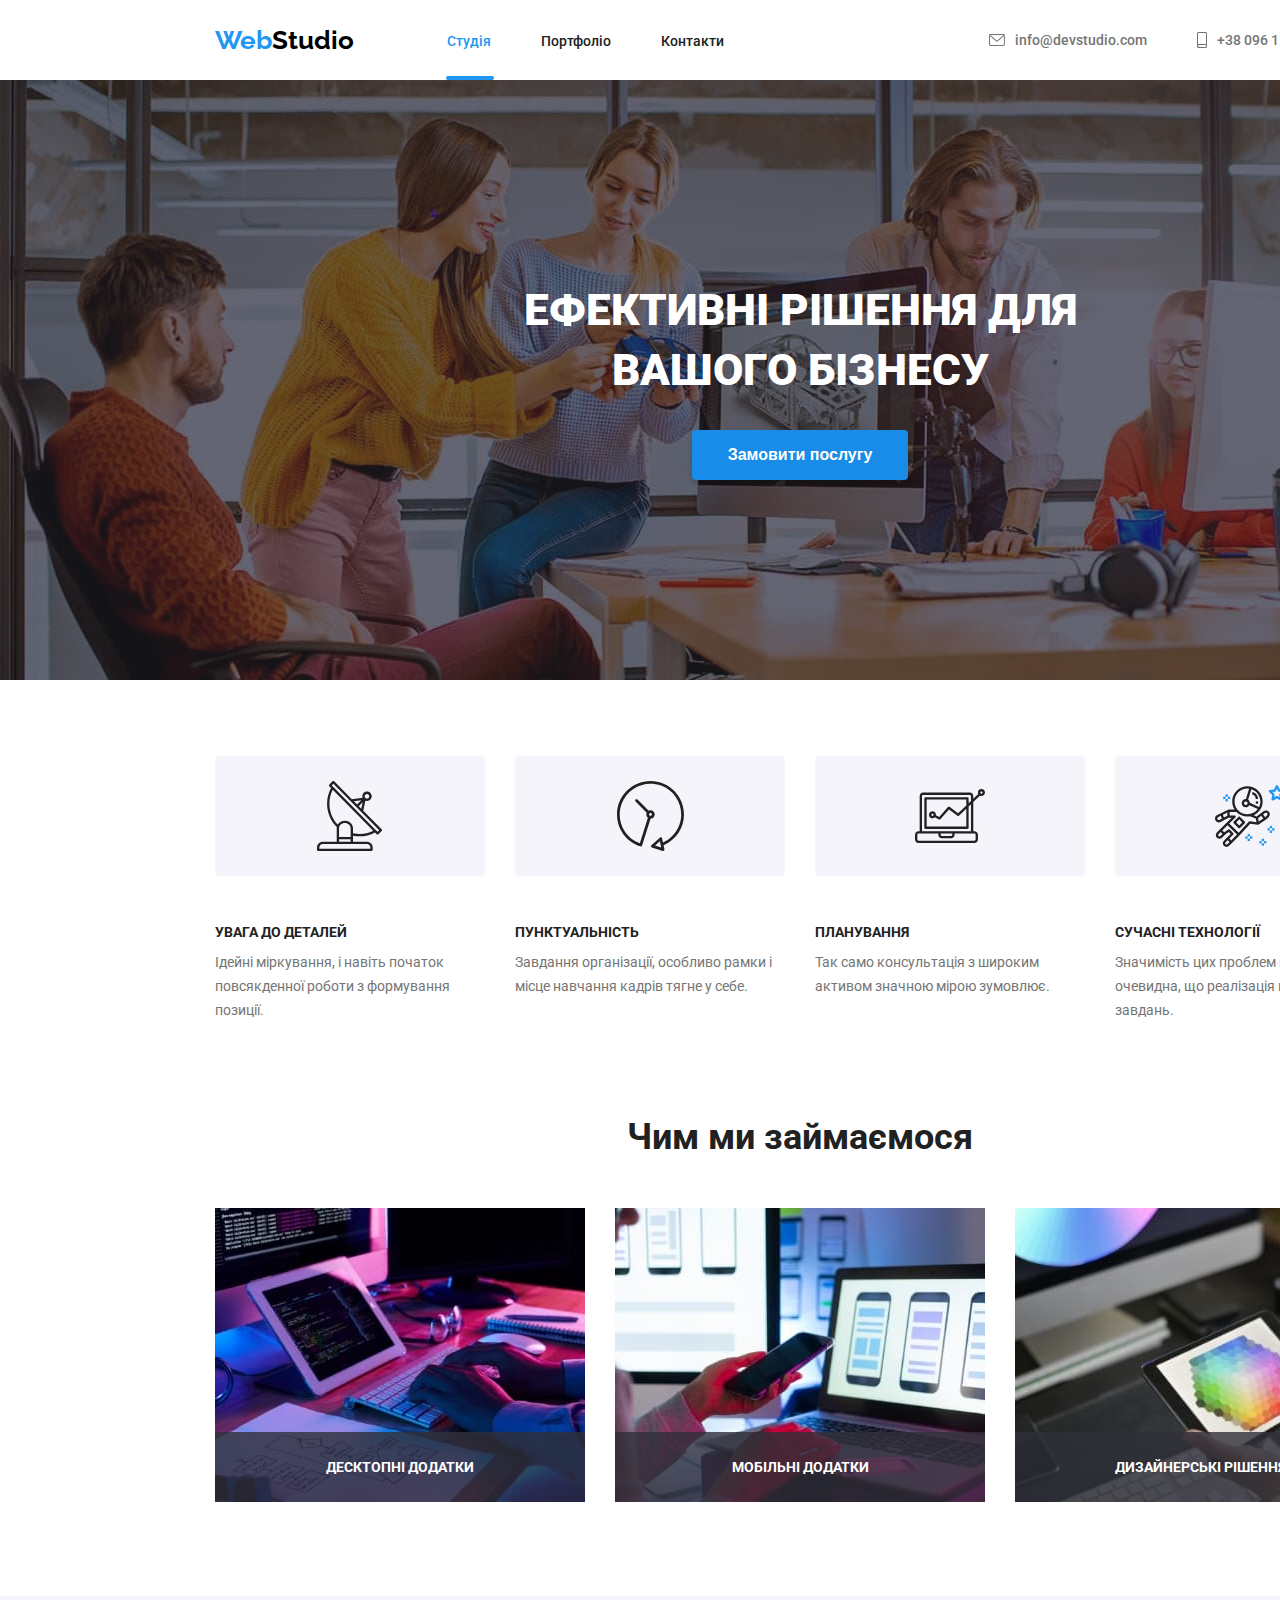
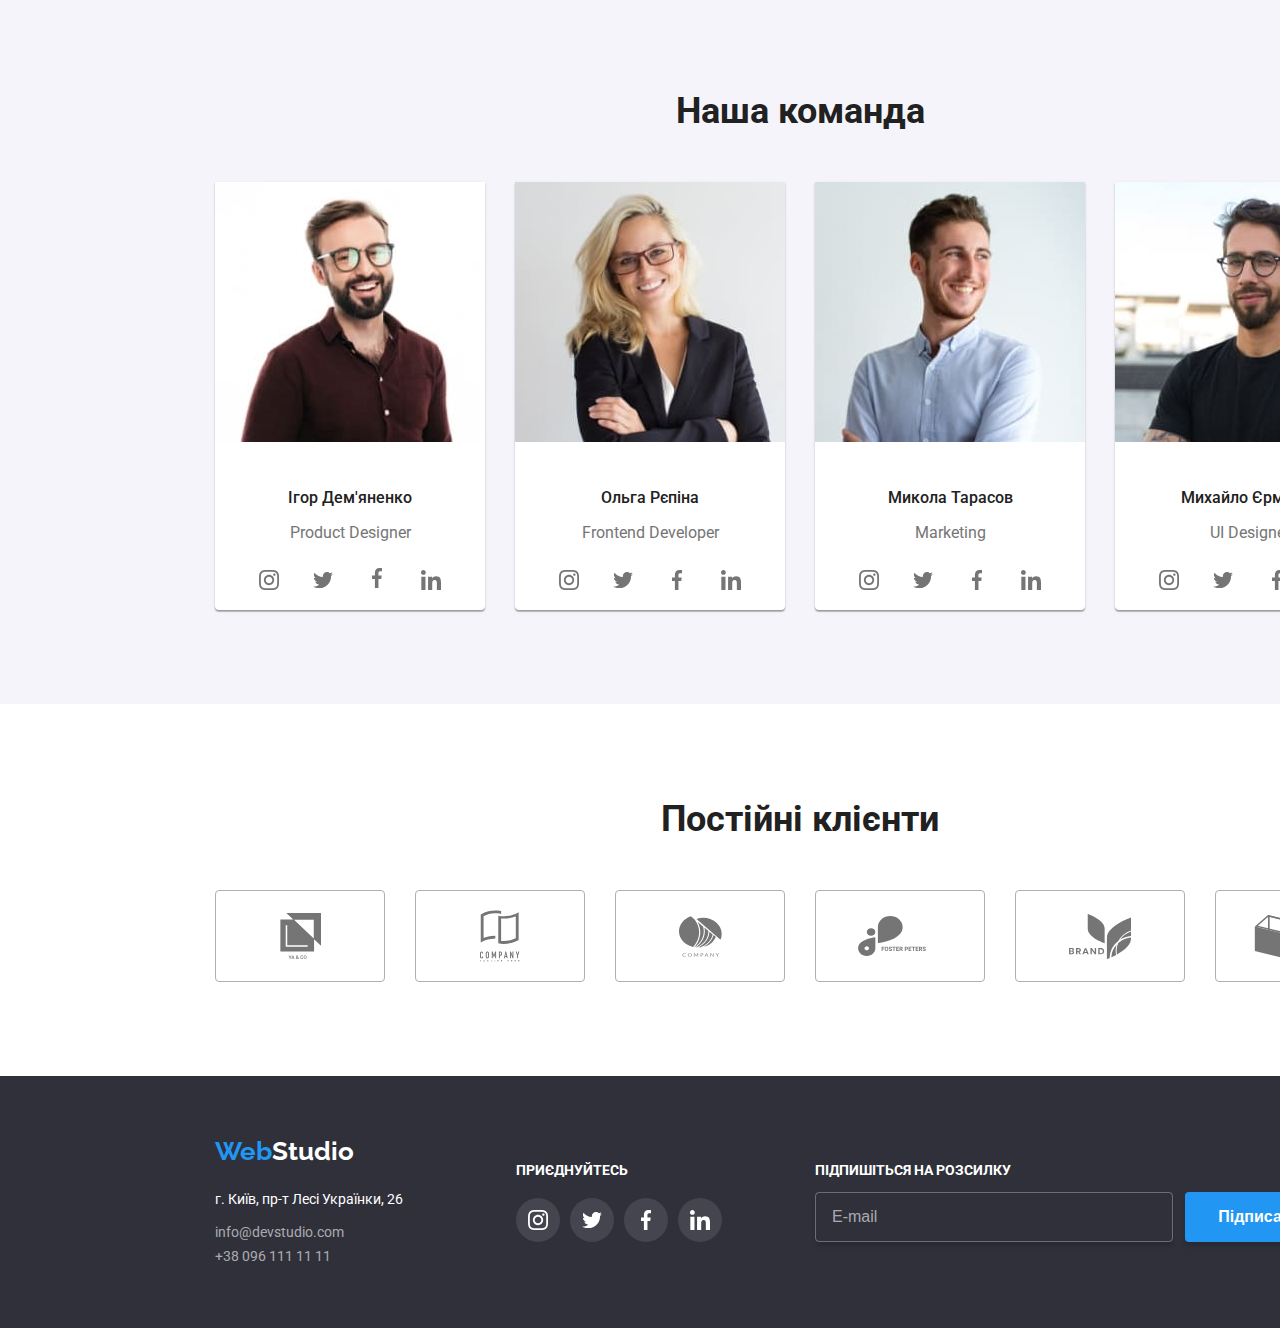
<file: index.html>
<!DOCTYPE html>
<html lang="ua">
  <head>
    <meta charset="UTF-8" />
    <meta http-equiv="X-UA-Compatible" content="IE=edge" />
    <meta name="viewport" content="width=device-width, initial-scale=1.0" />
    <title>WebStudio</title>
    <link rel="preconnect" href="https://fonts.googleapis.com" />
    <link rel="preconnect" href="https://fonts.gstatic.com" crossorigin />
    <link
      href="https://fonts.googleapis.com/css2?family=Raleway:ital,wght@0,700;1,700&family=Roboto:wght@400;500;700;900&display=swap"
      rel="stylesheet"
    />

    <link
      rel="stylesheet"
      href="https://cdnjs.cloudflare.com/ajax/libs/animate.css/4.1.1/animate.min.css"
    />
 <link rel="stylesheet" href="./css/main.min.css">
  </head>
  <body>
    <header class="header">
      <div class="container header--flex">
        <a
          href="index.html"
          class="header__logo animate__animated animate__zoomInDown"
        >
          <span class="header__logo--blue">Web</span
          ><span class="header__logo--black">Studio</span></a
        >
        <nav class="header-nav">
          <ul class="header-nav__list">
            <li class="header-nav__item">
              <a href="./index.html" class="header-nav__link header-nav__link--active">Студія</a>
            </li>
            <li class="header-nav__item">
              <a href="./portfolio.html" class="header-nav__link header-nav__link--no-active"
                >Портфоліо</a
              >
            </li>
            <li class="header-nav__item">
              <a href="" class="header-nav__link header-nav__link--no-active">Контакти</a>
            </li>
          </ul>
        </nav>
        <ul class="header-contact">
          <li class="header-contact__item">
            <a href="mailto:info@devstudio.com" class="header-contact__link"
              ><svg class="header-contact__icon header-contact__icon--envelope">
                <use href="./img/sprite.svg#envelope"></use>
              </svg>
              info@devstudio.com</a
            >
          </li>
          <li class="header-contact__item header-contact__item--bib">
            <a href="tel:+380961111111" class="header-contact__link">
              <svg class="header-contact__icon header-contact__icon--smartphone">
                <use href="./img/sprite.svg#smartphone"></use>
              </svg>
              +38 096 111 11 11</a
            >
          </li>
        </ul>
      </div>
    </header>

    <main>
      <section class="hero">
        <div class="container hero--flex">
          <h1 class="hero__title">
            Ефективні рішення для<br />
            вашого бізнесу
          </h1>
          <button class="hero__btn" data-modal-open>Замовити послугу</button>
        </div>
      </section>
      <section class="advantage">
        <div class="container advantage--flex">
          <ul class="advantage-list">
            <li class="advantage-list__item advantage-list__item--details">
              <h3 class="advantage-list__title">УВАГА ДО ДЕТАЛЕЙ</h3>
              <p class="advantage-list__subtitle">
                Ідейні міркування, і навіть початок повсякденної роботи з
                формування позиції.
              </p>
            </li>
            <li class="advantage-list__item advantage-list__item--punctuality">
              <h3 class="advantage-list__title">ПУНКТУАЛЬНІСТЬ</h3>
              <p class="advantage-list__subtitle">
                Завдання організації, особливо рамки і місце навчання кадрів
                тягне у себе.
              </p>
            </li>
            <li class="advantage-list__item advantage-list__item--planning">
              <h3 class="advantage-list__title">ПЛАНУВАННЯ</h3>
              <p class="advantage-list__subtitle">
                Так само консультація з широким активом значною мірою зумовлює.
              </p>
            </li>
            <li class="advantage-list__item advantage-list__item--technologies">
              <h3 class="advantage-list__title">СУЧАСНІ ТЕХНОЛОГІЇ</h3>
              <p class="advantage-list__subtitle">
                Значимість цих проблем настільки очевидна, що реалізація
                планових завдань.
              </p>
            </li>
          </ul>
        </div>
      </section>

      <section class="about">
        <div class="container about--flex">
          <h2 class="about__heading">Чим ми займаємося</h2>
          <ul class="about-list">
            <li class="about-list__item">
              <img
                class="about-list__img"
                src="./img/studio-img/ipad.jpg"
                alt="1"
              />
              <div class="about-list__title--container">
                <p class="about-list__title">Десктопні додатки</p>
              </div>
            </li>
            <li class="about-list__item">
              <img
                class="about-list__img"
                src="./img/studio-img/phones.jpg"
                alt="2"
              />
              <div class="about-list__title--container">
                <p class="about-list__title">Мобільні додатки</p>
              </div>
            </li>
            <li class="about-list__item">
              <img
                class="about-list__img"
                src="./img/studio-img/mozaika.jpg"
                alt="3"
              />
              <div class="about-list__title--container">
                <p class="about-list__title">Дизайнерські рішення</p>
              </div>
            </li>
          </ul>
        </div>
      </section>

      <section class="team">
        <div class="container team--flex">
          <h2 class="team__heading">Наша команда</h2>
          <ul class="team-list">
            <li class="team-item">
              <img
                class="team__img"
                src="./img/studio-img/igorik.jpg"
                alt="Ігор Дем'яненко"
              />

              <h3 class="team__subtitle">Ігор Дем'яненко</h3>
              <p class="team__text">Product Designer</p>
              <ul class="links">
                <li class="links-item">
                  <a href="" class="links-item__link">
                    <svg class="links-item__icon links-item__icon--instagram">
                      <use href="./img/sprite.svg#instagram"></use>
                    </svg>
                  </a>
                </li>
                <li class="links-item">
                  <a href="" class="links-item__link">
                    <svg class="links-item__icon links-item__icon--twitter">
                      <use href="./img/sprite.svg#twitter"></use>
                    </svg>
                  </a>
                </li>
                <li class="links-item">
                  <a href="" class="links__link">
                    <svg class="links-item__icon links-item__icon--facebook">
                      <use href="./img/sprite.svg#facebook"></use>
                    </svg>
                  </a>
                </li>
                <li class="links-item">
                  <a href="" class="links-item__link">
                    <svg class="links-item__icon  links-item__icon--linkedin">
                      <use href="./img/sprite.svg#linkedin"></use>
                    </svg>
                  </a>
                </li>
              </ul>
            </li>

            <li class="team-item">
              <img
                class="team__img"
                src="./img/studio-img/heh-woman.jpg"
                alt="Ольга Рєпіна"
              />

  
                <h3 class="team__subtitle">Ольга Рєпіна</h3>
                <p class="team__text">Frontend Developer</p>
                <ul class="links">
                  <li class="links-item">
                    <a href="" class="links-item__link">
                      <svg class="links-item__icon links-item__icon--instagram">
                        <use href="./img/sprite.svg#instagram"></use>
                      </svg>
                    </a>
                  </li>
                  <li class="links-item">
                    <a href="" class="links-item__link">
                      <svg class="links-item__icon links-item__icon--twitter">
                        <use href="./img/sprite.svg#twitter"></use>
                      </svg>
                    </a>
                  </li>
                  <li class="links-item">
                    <a href="" class="links-item__link">
                      <svg class="links-item__icon links-item__icon--facebook">
                        <use href="./img/sprite.svg#facebook"></use>
                      </svg>
                    </a>
                  </li>
                  <li class="links-item">
                    <a href="" class="links-item__link">
                      <svg class="links-item__icon  links-item__icon--linkedin">
                        <use href="./img/sprite.svg#linkedin"></use>
                      </svg>
                    </a>
                  </li>
                </ul>
              </li>

            <li class="team-item">
              <img
                class="team__img"
                src="./img/studio-img/TARRRAS.jpg"
                alt="Микола Тарасов"
              />
                  <h3 class="team__subtitle">Микола Тарасов</h3>
                  <p class="team__text">Marketing</p>
                  <ul class="links">
                    <li class="links-item">
                      <a href="" class="links-item__link">
                        <svg class="links-item__icon links-item__icon--instagram">
                          <use href="./img/sprite.svg#instagram"></use>
                        </svg>
                      </a>
                    </li>
                    <li class="links-item">
                      <a href="" class="links-item__link">
                        <svg class="links-item__icon links-item__icon--twitter">
                          <use href="./img/sprite.svg#twitter"></use>
                        </svg>
                      </a>
                    </li>
                    <li class="links-item">
                      <a href="" class="links-item__link">
                        <svg class="links-item__icon links-item__icon--facebook">
                          <use href="./img/sprite.svg#facebook"></use>
                        </svg>
                      </a>
                    </li>
                    <li class="links-item">
                      <a href="" class="links-item__link">
                        <svg class="links-item__icon  links-item__icon--linkedin">
                          <use href="./img/sprite.svg#linkedin"></use>
                        </svg>
                      </a>
                    </li>
                  </ul>
                </li>
  
            <li class="team-item">
              <img
                class="team__img"
                src="./img/studio-img/mishka.jpg"
                alt="Михайло Єрмаков"
              />

              <h3 class="team__subtitle">Михайло Єрмаков</h3>
              <p class="team__text">UI Designer</p>
              <ul class="links">
                <li class="links-item">
                  <a href="" class="links-item__link">
                    <svg class="links-item__icon links-item__icon--instagram">
                      <use href="./img/sprite.svg#instagram"></use>
                    </svg>
                  </a>
                </li>
                <li class="links-item">
                  <a href="" class="links-item__link">
                    <svg class="links-item__icon links-item__icon--twitter">
                      <use href="./img/sprite.svg#twitter"></use>
                    </svg>
                  </a>
                </li>
                <li class="links-item">
                  <a href="" class="links-item__link">
                    <svg class="links-item__icon links-item__icon--facebook">
                      <use href="./img/sprite.svg#facebook"></use>
                    </svg>
                  </a>
                </li>
                <li class="links-item">
                  <a href="" class="links-item__link">
                    <svg class="links-item__icon  links-item__icon--linkedin">
                      <use href="./img/sprite.svg#linkedin"></use>
                    </svg>
                  </a>
                </li>
              </ul>
            </li>
          </ul>
        </div>
      </section>
      <section class="clients">
        <div class="container clients--container">
          <h2 class="clients__heading">Постійні клієнти</h2>

          <ul class="clients__list">
            <li class="clients__item">
              <svg class="clients__logo clients__logo--yaco">
                <use href="./img/sprite.svg#yaco"></use>
              </svg>
            </li>
            <li class="clients__item">
              <svg class="clients__logo clients__logo--flag">
                <use href="./img/sprite.svg#flag"></use>
              </svg>
            </li>
            <li class="clients__item">
              <svg class="clients-logo clients__logo--company">
                <use href="./img/sprite.svg#company"></use>
              </svg>
            </li>
            <li class="clients__item">
              <svg class="clients__logo clients__logo--foster">
                <use href="./img/sprite.svg#foster"></use>
              </svg>
            </li>
            <li class="clients__item">
              <svg class="clients__logo clients__logo--brand">
                <use href="./img/sprite.svg#brand"></use>
              </svg>
            </li>
            <li class="clients__item">
              <svg class="clients__logo clients__logo--tagline">
                <use href="./img/sprite.svg#tagline"></use>
              </svg>
            </li>
          </ul>
        </div>
      </section>
    </main>
    <footer class="footer">
      <div class="container footer--container">
        <div class="footer--flex">
          <a href="./index.html" class="footer__logo"
            ><span class="footer__logo--blue">Web</span>Studio</a
          >
          <address class="footer__address">
            <ul class="footer-contact">
              <li class="footer-contact__location">г. Київ, пр-т Лесі Українки, 26</li>
              <li class="footer-contact__location">
                <a href="mailto:info@devstudio.com" class="footer-contact__link"
                  >info@devstudio.com</a
                >
              </li>
              <li class="footer__location">
                <a href="tel:+380961111111" class="footer-contact__link">
                  +38 096 111 11 11</a
                >
              </li>
            </ul>
          </address>
        </div>
        <div class="subscribe">
          <h3 class="subscribe__title">приєднуйтесь</h3>
          <ul class="subscribe-list">
            <li class="subscribe-list__item">
              <a href="#!" class="subscribe-list__link">
                <svg class="subscribe-list__icon subscribe-list__icon--instagram">
                  <use href="./img/sprite.svg#instagram"></use>
                </svg>
              </a>
            </li>
            <li class="subscribe-list__item">
              <a href="#!" class="subscribe-list__link">
                <svg class="subscribe-list__icon subscribe-list__icon--twitter">
                  <use href="./img/sprite.svg#twitter"></use>
                </svg>
              </a>
            </li>
            <li class="subscribe-list__item">
              <a href="#!" class="subscribe-list__link">
                <svg class="subscribe-list__icon subscribe-list__icon--facebook">
                  <use href="./img/sprite.svg#facebook"></use>
                </svg>
              </a>
            </li>
            <li class="subscribe-list__item">
              <a href="#!" class="subscribe-list__link">
                <svg class="subscribe-list__icon subscribe-list__icon--linkedin">
                  <use href="./img/sprite.svg#linkedin"></use>
                </svg>
              </a>
            </li>
          </ul>
        </div>
        <div class="newsletter">
          <h3 class="newsletter__title">Підпишіться на розсилку</h3>
          <form class="newsletter__form">
            <input
              class="newsletter__input"
              required
              placeholder="E-mail"
              type="email"
            />
            <button class="newsletter__btn" type="submit">
              <span>Підписатися</span
              ><img src="./img/studio-img/send.svg" alt="Підписатися" />
            </button>
          </form>
        </div>
      </div>
    </footer>
    <div class="backdrop is-hidden" data-modal>
      <div class="modal">
        <button class="modal-btn" data-modal-close>
          <svg class="modal__close-icon" >
            <use href="./img/close.svg#close"></use>
          </svg>
        </button>
        <h3 class="modal__title">Залиште свої дані, ми вам передзвонимо</h3>
        <form class="modal-form">
          <label for="name" class="modal-form__label"
            ><span class="form__title">Ім'я</span>
            <input
              required
              class="modal-form__field modal-form__input"
              type="text"
              minlength="2"
              maxlength="44" /><svg class="modal-form__input__icon modal-form__input__icon--name">
              <use href="./img/modal-sprite.svg#name"></use></svg></label
          ><label class="modal-form__label" for="tel"
            ><span class="modal-form__title">Телефон</span>
            <input
              type="number"
              required
              class="modal-form__field modal-form__input"
              minlength="10"
              max="13" /><svg class="modal-form__input__icon modal-form__input__icon--tell">
              <use href="./img/modal-sprite.svg#tell"></use></svg></label
          ><label class="modal__form__label" for="email"
            ><span class="modal-form__title">Пошта</span>
            <input
              id="poshta"
              required
              class="modal-form__field modal-form__input"
              type="email" /><svg class="modal-form__input__icon modal-form__input__icon--poshta">
              <use href="./img/modal-sprite.svg#poshta"></use></svg></label
          ><label class="modal-form__label" for="feedback"
            ><span class="modal-form__title">Коментар</span>
            <textarea
              class="modal-form__field modal-form__comment"
              placeholder="Введіть текст"
            ></textarea>
          </label>
          <label class="modal-form__label checkbox__label" for="checkbox">
            <input required class="checkbox" type="checkbox" />

            <p class="checkbox__title">
              Погоджуюся з розсилкою та приймаю
              <a href="" class="checkbox__title--conditions">Умови договору</a>
            </p></label
          >
          <button type="submit" class="modal__submit">Відправити</button>
        </form>
      </div>
    </div>
    <script src="./js/modal.js"></script>
  </body>
</html>
</file>
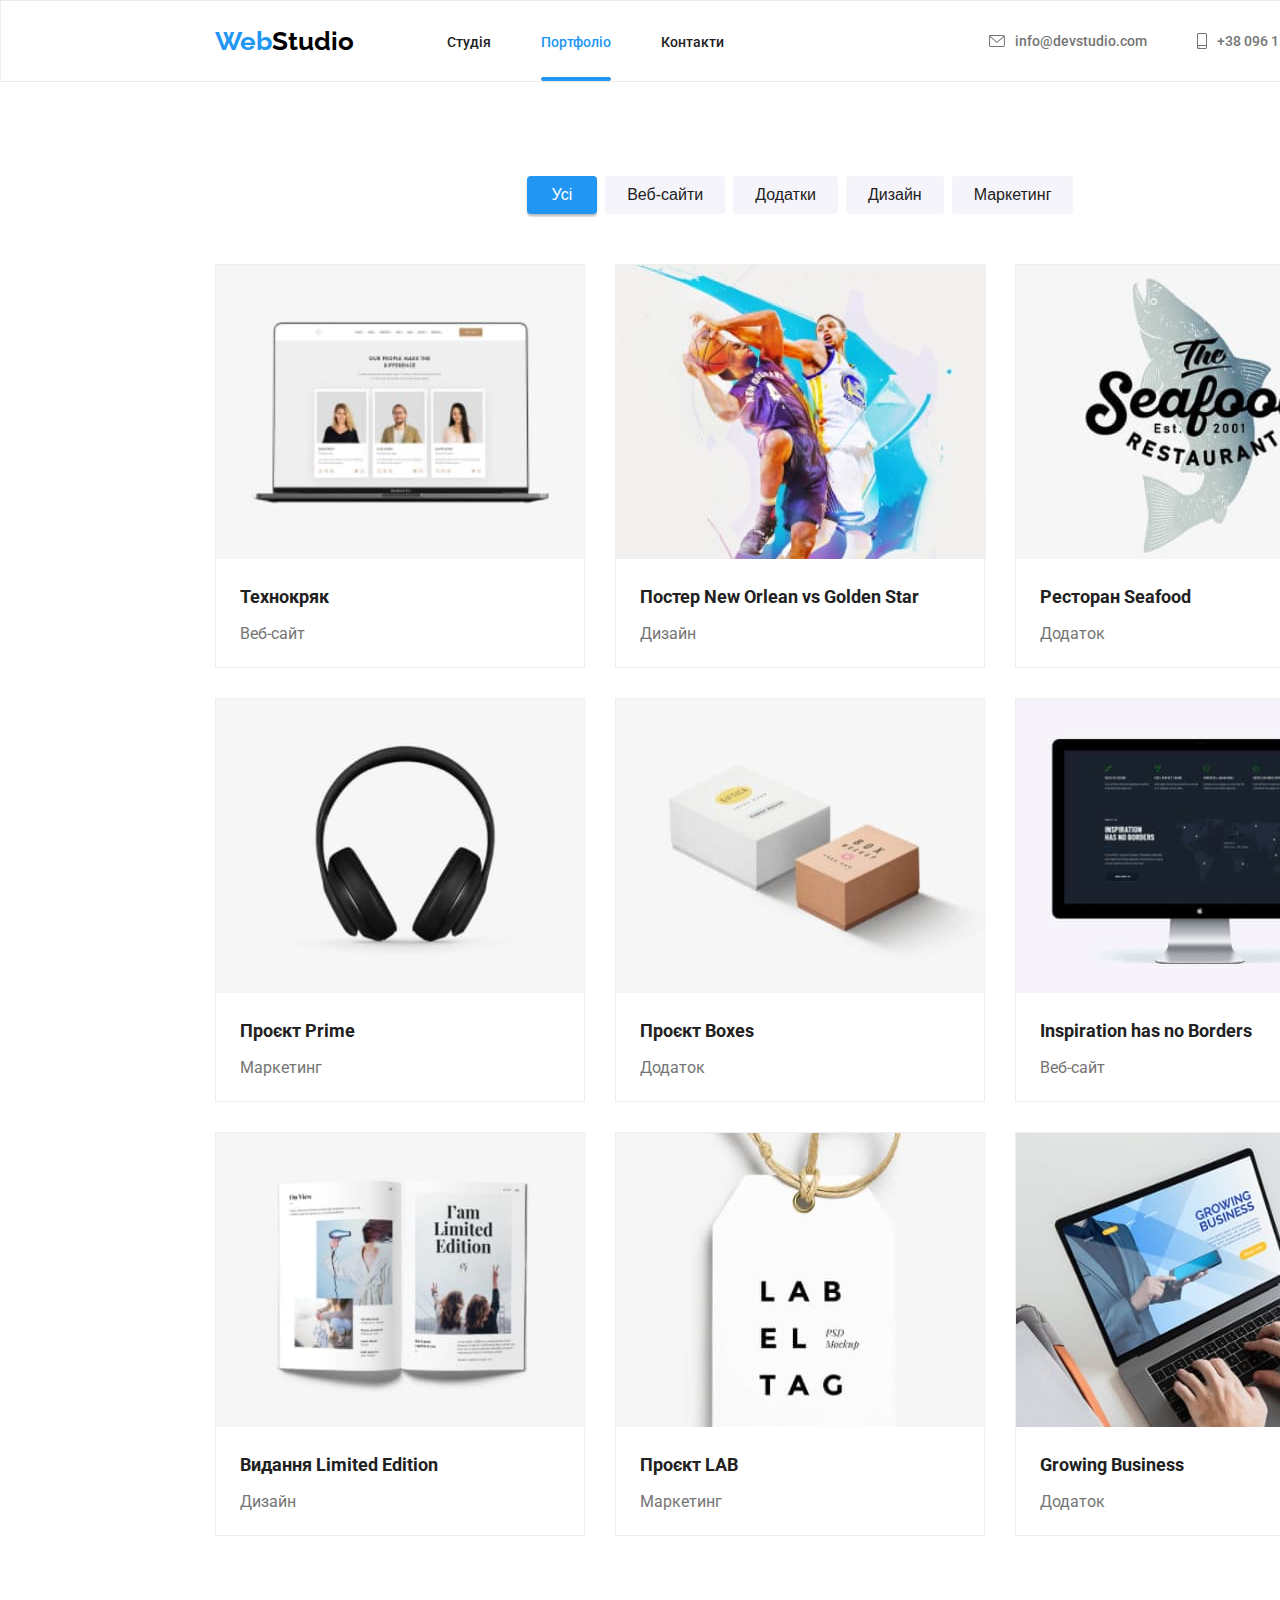
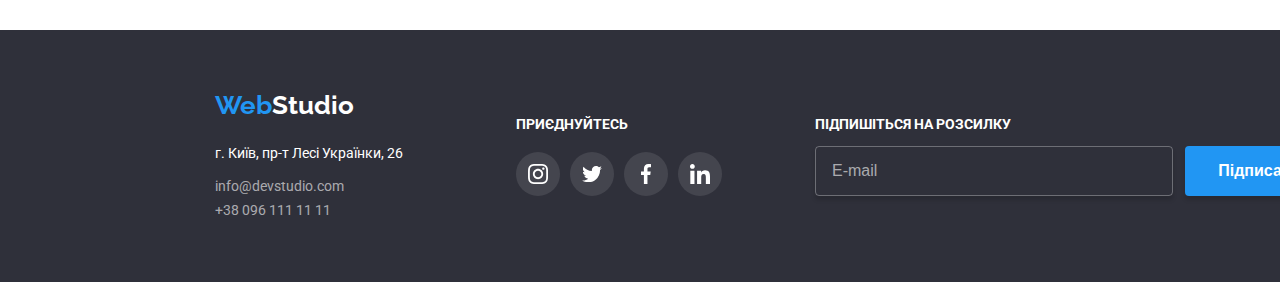
<file: portfolio.html>
<!DOCTYPE html>
<html lang="ua">
  <head>
    <meta charset="UTF-8" />
    <meta http-equiv="X-UA-Compatible" content="IE=edge" />
    <meta name="viewport" content="width=device-width, initial-scale=1.0" />

    <title>Портфоліо</title>
    <link rel="preconnect" href="https://fonts.googleapis.com" />
    <link rel="preconnect" href="https://fonts.gstatic.com" crossorigin />
    <link rel="preconnect" href="https://fonts.googleapis.com" />
    <link rel="preconnect" href="https://fonts.gstatic.com" crossorigin />
    <link
      href="https://fonts.googleapis.com/css2?family=Raleway:ital,wght@0,700;1,700&family=Roboto:wght@400;500;700&display=swap"
      rel="stylesheet"
    />
    <link
      rel="stylesheet"
      href="https://cdnjs.cloudflare.com/ajax/libs/animate.css/4.1.1/animate.min.css"
    />
<link rel="stylesheet" href="./css/main.min.css">
    <body>
      <header class="portfolio-header header">
        <div class="container header--flex">
          <a
            href="index.html"
            class="header__logo animate__animated animate__zoomInDown"
          >
            <span class="header__logo--blue">Web</span
            ><span class="header__logo--black">Studio</span></a
          >
          <nav class="header-nav">
            <ul class="header-nav__list">
              <li class="header-nav__item">
                <a href="./index.html" class="header-nav__link header-nav__link--no-active">Студія</a>
              </li>
              <li class="header-nav__item">
                <a href="./portfolio.html" class="header-nav__link header-nav__link--active portfolio-header-nav__link--active"
                  >Портфоліо</a
                >
              </li>
              <li class="header-nav__item">
                <a href="" class="header-nav__link header-nav__link--no-active">Контакти</a>
              </li>
            </ul>
          </nav>
          <ul class="header-contact">
            <li class="header-contact__item">
              <a href="mailto:info@devstudio.com" class="header-contact__link"
                ><svg class="header-contact__icon header-contact__icon--envelope">
                  <use href="./img/sprite.svg#envelope"></use>
                </svg>
                info@devstudio.com</a
              >
            </li>
            <li class="header-contact__item header-contact__item--bib">
              <a href="tel:+380961111111" class="header-contact__link">
                <svg class="header-contact__icon header-contact__icon--smartphone">
                  <use href="./img/sprite.svg#smartphone"></use>
                </svg>
                +38 096 111 11 11</a
              >
            </li>
          </ul>
        </div>
      </header>
      <main class="portfolio-main">
        <section class="portfolio-section">
          <div class="container portfolio--flex">
            <ul class="filter-list">
              <li class="filter-list__item">
                <button class="filter-list__btn filter-list__btn--active-btn">Усі</button>
              </li>
              <li class="filter-list__item">
                <button class="filter-list__btn">Веб-сайти</button>
              </li>

              <li class="filter-list__item">
                <button class="filter-list__btn">Додатки</button>
              </li>
              <li class="filter-list__item">
                <button class="filter-list__btn">Дизайн</button>
              </li>
              <li class="filter-list__item">
                <button class="filter-list__btn">Маркетинг</button>
              </li>
            </ul>
            <ul class="portfolio">
              <li class="portfolio__item">
                <a href="#!" class="portfolio__link">
                  <div class="portfolio__link--box">
                    <img
                      src="./img/portfolio-img/macbook-air.jpg"
                      class="portfolio__img"
                      alt="Картинка"
                    />
                    <div class="overlay-box">
                      <p class="overlay-box__text">
                        Ресурс пропонує комплексні пропозиції з різним рівнем
                        функціоналу та сервісів. Все це дозволить відвідувачу
                        отримати вичерпні відомості про компанію чи приватну
                        особу.
                      </p>
                    </div>
                  </div>

                  <h2 class="portfolio__title">Технокряк</h2>

                  <p class="portfolio__note">Веб-сайт</p>
                </a>
              </li>
              <li class="portfolio__item">
                <a href="#!" class="portfolio__link">
                  <div class="portfolio__link--box">
                    <img
                      src="./img/portfolio-img/basketbal.jpg"
                      class="portfolio__img"
                      alt="Картинка"
                    />
                    <div class="overlay-box">
                      <p class="overlay-box__text">
                        Ресурс пропонує комплексні пропозиції з різним рівнем
                        функціоналу та сервісів. Все це дозволить відвідувачу
                        отримати вичерпні відомості про компанію чи приватну
                        особу.
                      </p>
                    </div>
                  </div>

                  <h2 class="portfolio__title">
                    Постер New Orlean vs Golden Star
                  </h2>

                  <p class="portfolio__note">Дизайн</p>
                </a>
              </li>
              <li class="portfolio__item">
                <a href="#!" class="portfolio__link">
                  <div class="portfolio__link--box">
                    <img
                      src="./img/portfolio-img/seafood.jpg"
                      class="portfolio__img"
                      alt="Картинка"
                    />
                    <div class="overlay-box">
                      <p class="overlay-box__text">
                        Ресурс пропонує комплексні пропозиції з різним рівнем
                        функціоналу та сервісів. Все це дозволить відвідувачу
                        отримати вичерпні відомості про компанію чи приватну
                        особу.
                      </p>
                    </div>
                  </div>

                  <h2 class="portfolio__title">Ресторан Seafood</h2>

                  <p class="portfolio__note">Додаток</p>
                </a>
              </li>
              <li class="portfolio__item">
                <a href="#!" class="portfolio__link">
                  <div class="portfolio__link--box">
                    <img
                      src="./img/portfolio-img/headphones.jpg"
                      class="portfolio__img"
                      alt="Картинка"
                    />
                    <div class="overlay-box">
                      <p class="overlay-box__text">
                        Ресурс пропонує комплексні пропозиції з різним рівнем
                        функціоналу та сервісів. Все це дозволить відвідувачу
                        отримати вичерпні відомості про компанію чи приватну
                        особу.
                      </p>
                    </div>
                  </div>

                  <h2 class="portfolio__title">Проєкт Prime</h2>

                  <p class="portfolio__note">Маркетинг</p>
                </a>
              </li>
              <li class="portfolio__item">
                <a href="#!" class="portfolio__link">
                  <div class="portfolio__link--box">
                    <img
                      src="./img/portfolio-img/boxes.jpg"
                      class="portfolio__img"
                      alt="Картинка"
                    />
                    <div class="overlay-box">
                      <p class="overlay-box__text">
                        Ресурс пропонує комплексні пропозиції з різним рівнем
                        функціоналу та сервісів. Все це дозволить відвідувачу
                        отримати вичерпні відомості про компанію чи приватну
                        особу.
                      </p>
                    </div>
                  </div>

                  <h2 class="portfolio__title">Проєкт Boxes</h2>

                  <p class="portfolio__note">Додаток</p>
                </a>
              </li>
              <li class="portfolio__item">
                <a href="#!" class="portfolio__link">
                  <div class="portfolio__link--box">
                    <img
                      src="./img/portfolio-img/mac.jpg"
                      class="portfolio__img"
                      alt="Картинка"
                    />
                    <div class="overlay-box">
                      <p class="overlay-box__text">
                        Ресурс пропонує комплексні пропозиції з різним рівнем
                        функціоналу та сервісів. Все це дозволить відвідувачу
                        отримати вичерпні відомості про компанію чи приватну
                        особу.
                      </p>
                    </div>
                  </div>

                  <h2 class="portfolio__title">Inspiration has no Borders</h2>

                  <p class="portfolio__note">Веб-сайт</p>
                </a>
              </li>
              <li class="portfolio__item">
                <a href="#!" class="portfolio__link">
                  <div class="portfolio__link--box">
                    <img
                      src="./img/portfolio-img/limited-edition.jpg"
                      class="portfolio__img"
                      alt="Картинка"
                    />
                    <div class="overlay-box">
                      <p class="overlay-box__text">
                        Ресурс пропонує комплексні пропозиції з різним рівнем
                        функціоналу та сервісів. Все це дозволить відвідувачу
                        отримати вичерпні відомості про компанію чи приватну
                        особу.
                      </p>
                    </div>
                  </div>

                  <h2 class="portfolio__title">Видання Limited Edition</h2>

                  <p class="portfolio__note">Дизайн</p>
                </a>
              </li>
              <li class="portfolio__item">
                <a href="#!" class="portfolio__link">
                  <div class="portfolio__link--box">
                    <img
                      src="./img/portfolio-img/labeltag.jpg"
                      class="portfolio__img"
                      alt="Картинка"
                    />
                    <div class="overlay-box">
                      <p class="overlay-box__text">
                        Ресурс пропонує комплексні пропозиції з різним рівнем
                        функціоналу та сервісів. Все це дозволить відвідувачу
                        отримати вичерпні відомості про компанію чи приватну
                        особу.
                      </p>
                    </div>
                  </div>

                  <h2 class="portfolio__title">Проєкт LAB</h2>

                  <p class="portfolio__note">Маркетинг</p>
                </a>
              </li>
              <li class="portfolio__item">
                <a href="#!" class="portfolio__link">
                  <div class="portfolio__link--box">
                    <img
                      src="./img/portfolio-img/grow-business.jpg"
                      class="portfolio__img"
                      alt="Картинка"
                    />
                    <div class="overlay-box">
                      <p class="overlay-box__text">
                        Ресурс пропонує комплексні пропозиції з різним рівнем
                        функціоналу та сервісів. Все це дозволить відвідувачу
                        отримати вичерпні відомості про компанію чи приватну
                        особу.
                      </p>
                    </div>
                  </div>

                  <h2 class="portfolio__title">Growing Business</h2>

                  <p class="portfolio__note">Додаток</p>
                </a>
              </li>
            </ul>
          </div>
        </section>
      </main>
      <footer class="footer">
        <div class="container footer--container">
          <div class="footer--flex">
            <a href="./index.html" class="footer__logo"
              ><span class="footer__logo--blue">Web</span>Studio</a
            >
            <address class="footer__address">
              <ul class="footer-contact">
                <li class="footer-contact__location">г. Київ, пр-т Лесі Українки, 26</li>
                <li class="footer-contact__location">
                  <a href="mailto:info@devstudio.com" class="footer-contact__link"
                    >info@devstudio.com</a
                  >
                </li>
                <li class="footer__location">
                  <a href="tel:+380961111111" class="footer-contact__link">
                    +38 096 111 11 11</a
                  >
                </li>
              </ul>
            </address>
          </div>
          <div class="subscribe">
            <h3 class="subscribe__title">приєднуйтесь</h3>
            <ul class="subscribe-list">
              <li class="subscribe-list__item">
                <a href="#!" class="subscribe-list__link">
                  <svg class="subscribe-list__icon subscribe-list__icon--instagram">
                    <use href="./img/sprite.svg#instagram"></use>
                  </svg>
                </a>
              </li>
              <li class="subscribe-list__item">
                <a href="#!" class="subscribe-list__link">
                  <svg class="subscribe-list__icon subscribe-list__icon--twitter">
                    <use href="./img/sprite.svg#twitter"></use>
                  </svg>
                </a>
              </li>
              <li class="subscribe-list__item">
                <a href="#!" class="subscribe-list__link">
                  <svg class="subscribe-list__icon subscribe-list__icon--facebook">
                    <use href="./img/sprite.svg#facebook"></use>
                  </svg>
                </a>
              </li>
              <li class="subscribe-list__item">
                <a href="#!" class="subscribe-list__link">
                  <svg class="subscribe-list__icon subscribe-list__icon--linkedin">
                    <use href="./img/sprite.svg#linkedin"></use>
                  </svg>
                </a>
              </li>
            </ul>
          </div>
          <div class="newsletter">
            <h3 class="newsletter__title">Підпишіться на розсилку</h3>
            <form class="newsletter__form">
              <input
                class="newsletter__input"
                required
                placeholder="E-mail"
                type="email"
              />
              <button class="newsletter__btn" type="submit">
                <span>Підписатися</span
                ><img src="./img/studio-img/send.svg" alt="Підписатися" />
              </button>
            </form>
          </div>
        </div>
      </footer>
    </body>
  </head>
</html>
</file>
<file: css/main.min.css>
.clients__heading,.team__heading,.about__heading{text-align:center;color:#212121;font-size:36px;font-weight:700;line-height:1.1666666667;letter-spacing:3%}.portfolio-header-nav__link,.header-nav__link{position:relative;color:#212121;line-height:1.1428571429;font-size:14px;font-weight:500;-webkit-transition:color 250ms cubic-bezier(0.4, 0, 0.2, 1);transition:color 250ms cubic-bezier(0.4, 0, 0.2, 1)}.portfolio-header-nav__link:not(.portfolio__header__nav__link--active)::after,.header-nav__link:not(.header-nav__link--active)::after{content:" ";display:block;background-color:#2196f3;width:100%;height:4px;border-radius:2px;position:absolute;top:calc(100% + 27px);-webkit-transform:translateY(100%);-ms-transform:translateY(100%);transform:translateY(100%);-webkit-transition:-webkit-transform 250ms cubic-bezier(0.4, 0, 0.2, 1);transition:-webkit-transform 250ms cubic-bezier(0.4, 0, 0.2, 1);transition:transform 250ms cubic-bezier(0.4, 0, 0.2, 1);transition:transform 250ms cubic-bezier(0.4, 0, 0.2, 1), -webkit-transform 250ms cubic-bezier(0.4, 0, 0.2, 1)}::before,::after{-webkit-box-sizing:border-box;box-sizing:border-box;display:inline-block}*{-webkit-box-sizing:border-box;box-sizing:border-box}html,body{margin:0;padding:0}p,h1,h2,h4,h5,h6{margin:0;padding:0}ul,ol,li{margin:0;padding:0;list-style:none}img{margin:0;padding:0;display:block;max-width:100%}a{text-decoration:none;font-style:normal}button{border:none;background-color:rgba(0,0,0,0);cursor:pointer}section{margin:0 auto}header{margin:0 auto}footer{margin:0 auto}input{padding:0;margin:0}input::-webkit-outer-spin-button,input::-webkit-inner-spin-button{-webkit-appearance:none;margin:0}.container{width:1200px;padding:0 15px;margin:0 auto}svg{-webkit-transition:fill 250ms cubic-bezier(0.4, 0, 0.2, 1);transition:fill 250ms cubic-bezier(0.4, 0, 0.2, 1)}input{-webkit-transition:border-color 250ms cubic-bezier(0.4, 0, 0.2, 1);transition:border-color 250ms cubic-bezier(0.4, 0, 0.2, 1)}body{font-family:"Roboto"}.hero{color:#2f303a}svg{fill:#757575}input:focus{outline:none}@-webkit-keyframes no__active{0%{color:#212121}50%{color:#2196f3}100%{color:#212121}}@keyframes no__active{0%{color:#212121}50%{color:#2196f3}100%{color:#212121}}@-webkit-keyframes clients__animation{0%{border-color:#757575}50%{border-color:#2196f3}100%{border-color:#757575}}@keyframes clients__animation{0%{border-color:#757575}50%{border-color:#2196f3}100%{border-color:#757575}}@-webkit-keyframes clients__animation__svg{0%{fill:#757575}50%{fill:#2196f3}100%{fill:#757575}}@keyframes clients__animation__svg{0%{fill:#757575}50%{fill:#2196f3}100%{fill:#757575}}.animate__zoomInDown{-webkit-animation-duration:1s;animation-duration:1s}.header-contact__item--bib{width:142px;height:16px}.header__logo{font-family:Raleway;font-size:26px;font-weight:700;line-height:1.1923076923;color:#000}.header__logo--blue{color:#2196f3}.header__logo--black{color:#000}.header-nav,.header-nav__list,.header-contact{display:-webkit-box;display:-ms-flexbox;display:flex;-webkit-box-align:center;-ms-flex-align:center;align-items:center}.header{overflow:hidden;width:1600px;height:80px;display:-webkit-box;display:-ms-flexbox;display:flex;-webkit-box-align:center;-ms-flex-align:center;align-items:center}.header .header-nav{margin-left:93px}.header .header-contact{margin-left:215px}header li a:hover{color:#2196f3}.header-contact__link{display:-webkit-box;display:-ms-flexbox;display:flex;-webkit-box-align:center;-ms-flex-align:center;align-items:center;color:#757575;line-height:1.1428571429;font-size:14px;font-weight:500;-webkit-transition:color 250ms cubic-bezier(0.4, 0, 0.2, 1);transition:color 250ms cubic-bezier(0.4, 0, 0.2, 1)}.header-contact__link:hover svg{fill:#2196f3}.header--flex{display:-webkit-box;display:-ms-flexbox;display:flex;margin:0 auto}.header-nav__item,.header-contact__item:not(:last-child){margin-right:50px}.header-contact__icon{margin-right:10px;-webkit-transition:fill 250ms cubic-bezier(0.4, 0, 0.2, 1);transition:fill 250ms cubic-bezier(0.4, 0, 0.2, 1)}.header-contact__icon--envelope{width:16px;height:12px;fill:#757575}.header-contact__icon--smartphone{width:10px;height:16px;fill:#757575}.header-nav__link:hover::after{-webkit-transform:translateY(0%);-ms-transform:translateY(0%);transform:translateY(0%)}.header-nav__link:not(.header-nav__link--active):hover::after{-webkit-transform:translateY(0);-ms-transform:translateY(0);transform:translateY(0)}.header-nav__link--no-active:hover{-webkit-animation-name:no__active;animation-name:no__active;-webkit-animation-duration:1200ms;animation-duration:1200ms;-webkit-animation-timing-function:ease-in-out;animation-timing-function:ease-in-out;-webkit-animation-iteration-count:infinite;animation-iteration-count:infinite}.header-nav__link--active{color:#2196f3;position:relative}.header-nav__link--active::after{content:" ";display:block;width:48px;left:-1.5px;height:4px;border-radius:2px;background:#2196f3;position:absolute;top:calc(100% + 27px)}.portfolio-header{overflow:hidden;margin:0 auto;margin-bottom:94px;width:1600px;height:82px;display:-webkit-box;display:-ms-flexbox;display:flex;-webkit-box-align:center;-ms-flex-align:center;align-items:center;border:1px solid #ececec}.header-contact__item--bib{width:142px;height:16px}.portfolio-header-nav__link--active{color:#2196f3;line-height:1.1428571429;font-size:14px;-webkit-transition:color 250ms cubic-bezier(0.4, 0, 0.2, 1);transition:color 250ms cubic-bezier(0.4, 0, 0.2, 1);font-weight:500;position:relative}.portfolio-header-nav__link--active::after{content:" ";display:block;width:100%;left:0px;height:4px;border-radius:2px;background:#2196f3;position:absolute;top:calc(100% + 27px)}.portfolio-header-nav__link:hover::after{-webkit-transform:translateY(0);-ms-transform:translateY(0);transform:translateY(0)}.hero{background-color:#2f303a;width:1600px;height:600px;margin:0 auto;margin-bottom:94px;display:-webkit-box;display:-ms-flexbox;display:flex;background-image:-webkit-gradient(linear, left top, right top, from(rgba(47, 48, 58, 0.4)), to(rgba(47, 48, 58, 0.4))),url(../img/studio-img/hero.jpg);background-image:linear-gradient(to right, rgba(47, 48, 58, 0.4), rgba(47, 48, 58, 0.4)),url(../img/studio-img/hero.jpg)}.hero__title{color:#fff;line-height:1.3636363636;font-size:44px;font-weight:900;margin-bottom:30px;text-align:center;text-transform:uppercase}.hero--flex{display:-webkit-box;display:-ms-flexbox;display:flex;-webkit-box-orient:vertical;-webkit-box-direction:normal;-ms-flex-direction:column;flex-direction:column;-webkit-box-pack:center;-ms-flex-pack:center;justify-content:center;-webkit-box-align:center;-ms-flex-align:center;align-items:center}.hero__btn{background-color:#188ce8;color:#fff;width:216px;height:50px;border-radius:4px;font-size:16px;font-weight:700;line-height:1.875;text-align:center;-webkit-box-shadow:0px 4px 4px 0px rgba(0,0,0,.15);box-shadow:0px 4px 4px 0px rgba(0,0,0,.15)}.advantage-list__title{color:#212121;font-size:14px;font-weight:700;line-height:1.1428571429;margin-bottom:10px}.advantage-list{display:-webkit-box;display:-ms-flexbox;display:flex}.advantage-list__subtitle{color:#757575;font-size:14px;font-weight:400;line-height:1.7142857143}.advantage{height:248px;width:1600px;margin:0 auto;display:-webkit-box;display:-ms-flexbox;display:flex;margin-bottom:94px;-webkit-box-align:end;-ms-flex-align:end;align-items:flex-end}.advantage-list__item{width:270px}.advantage-list__item:not(:last-child){margin-right:30px}.advantage-list__item::before{content:" ";margin-bottom:30px;width:270px;height:120px;background-color:#f5f4fa;border-radius:4px;background-repeat:no-repeat;background-position:center}.advantage-list__item--details::before{background-image:url(../img/studio-img/antena.svg)}.advantage-list__item--punctuality::before{background-image:url(../img/studio-img/timer.svg)}.advantage-list__item--planning::before{background-image:url(../img/studio-img/graphik.svg)}.advantage-list__item--technologies::before{background-image:url(../img/studio-img/astronaut.svg)}.about{height:386px;width:1600px;margin:0 auto;margin-bottom:94px}.about--flex{margin:0 auto;display:-webkit-box;display:-ms-flexbox;display:flex;-webkit-box-orient:vertical;-webkit-box-direction:normal;-ms-flex-direction:column;flex-direction:column;-webkit-box-align:center;-ms-flex-align:center;align-items:center;-webkit-box-pack:justify;-ms-flex-pack:justify;justify-content:space-between}.about-list{display:-webkit-box;display:-ms-flexbox;display:flex;margin-top:50px}.about-list__item{position:relative}.about-list__item:nth-child(2){margin-right:30px;margin-left:30px}.about-list__title{color:#fff;font-size:14px;font-weight:700;line-height:1.1428571429;text-transform:uppercase}.about-list__title--container{width:370px;height:70px;display:-webkit-box;display:-ms-flexbox;display:flex;-webkit-box-align:center;-ms-flex-align:center;align-items:center;-webkit-box-pack:center;-ms-flex-pack:center;justify-content:center;position:absolute;text-align:center;background:rgba(47,48,58,.8);bottom:0px}.team{display:-webkit-box;display:-ms-flexbox;display:flex;-webkit-box-pack:center;-ms-flex-pack:center;justify-content:center;-webkit-box-orient:vertical;-webkit-box-direction:normal;-ms-flex-direction:column;flex-direction:column;margin:0 auto;background-color:#f5f4fa;width:1600px;height:708px;margin-bottom:94px}.team__subtitle{color:#212121;font-size:16px;font-weight:500;line-height:1.1875}.team__img{margin-bottom:30px}.team__text{color:#757575;font-size:16px;font-weight:400;line-height:1.1875}.team--flex{margin:0 auto;display:-webkit-box;display:-ms-flexbox;display:flex;-webkit-box-orient:vertical;-webkit-box-direction:normal;-ms-flex-direction:column;flex-direction:column;-webkit-box-align:center;-ms-flex-align:center;align-items:center}.team-list{display:-webkit-box;display:-ms-flexbox;display:flex;margin-top:50px}.team-item{background-color:#fff;display:-webkit-box;display:-ms-flexbox;display:flex;-webkit-box-orient:vertical;-webkit-box-direction:normal;-ms-flex-direction:column;flex-direction:column;-webkit-box-align:center;-ms-flex-align:center;align-items:center;width:270px;height:428px;border-radius:0px 0px 4px 4px;-webkit-box-shadow:0px 2px 1px 0px rgba(0,0,0,.2),0px 1px 1px 0px rgba(0,0,0,.14),0px 1px 3px 0px rgba(0,0,0,.12);box-shadow:0px 2px 1px 0px rgba(0,0,0,.2),0px 1px 1px 0px rgba(0,0,0,.14),0px 1px 3px 0px rgba(0,0,0,.12)}.team-item:not(:last-child){margin-right:30px}.links{display:-webkit-box;display:-ms-flexbox;display:flex;-webkit-box-pack:center;-ms-flex-pack:center;justify-content:center;margin:0 auto;margin-top:16px;gap:10px}.links-item{-webkit-transition:background-color 250ms cubic-bezier(0.4, 0, 0.2, 1);transition:background-color 250ms cubic-bezier(0.4, 0, 0.2, 1);border-radius:22px;width:44px;height:44px;display:-webkit-box;display:-ms-flexbox;display:flex;-webkit-box-pack:center;-ms-flex-pack:center;justify-content:center;-webkit-box-align:center;-ms-flex-align:center;align-items:center}.links-item:hover svg{fill:#fff}.links-item:hover{background-color:#2196f3;border-radius:22px}.links-item__link{-webkit-box-sizing:border-box;box-sizing:border-box;display:-webkit-box;display:-ms-flexbox;display:flex;-webkit-box-align:center;-ms-flex-align:center;align-items:center;-webkit-box-pack:center;-ms-flex-pack:center;justify-content:center}.links-item__icon{width:20px;height:20px}.links-item__icon--instagram{width:20px;height:20px}.links-item__icon--twitter{width:20px;height:16.25px}.links-item__icon--facebook{width:10px;height:20px}.links-item__icon--linkedin{width:20px;height:20px}.clients{width:1600px}.clients__item{border:1px solid #afb1b8;border-radius:4px;width:170px;height:92px;display:-webkit-box;display:-ms-flexbox;display:flex;-webkit-box-align:center;-ms-flex-align:center;align-items:center;-webkit-box-pack:center;-ms-flex-pack:center;justify-content:center;-webkit-transition:border-color 250ms cubic-bezier(0.4, 0, 0.2, 1);transition:border-color 250ms cubic-bezier(0.4, 0, 0.2, 1)}.clients__item:hover svg{-webkit-animation-name:clients__animation__svg;animation-name:clients__animation__svg;-webkit-animation-duration:1800ms;animation-duration:1800ms;-webkit-animation-timing-function:ease-out;animation-timing-function:ease-out;-webkit-animation-iteration-count:infinite;animation-iteration-count:infinite}.clients__item:hover{border-color:#2196f3;cursor:pointer;-webkit-animation-name:clients__animation;animation-name:clients__animation;-webkit-animation-duration:1800ms;animation-duration:1800ms;-webkit-animation-timing-function:ease-out;animation-timing-function:ease-out;-webkit-animation-iteration-count:infinite;animation-iteration-count:infinite}.clients--container{margin-bottom:94px}.clients__list{gap:30px;display:-webkit-box;display:-ms-flexbox;display:flex;-webkit-box-pack:center;-ms-flex-pack:center;justify-content:center;margin-top:50px}.clients__logo--yaco{width:41px;height:46px}.clients__logo--flag{width:40px;height:52px}.clients__logo--company{width:43px;height:41px}.clients__logo--foster{width:84px;height:40px}.clients__logo--brand{width:62px;height:45px}.clients__logo--tagline{width:93px;height:43px}.filter-list__btn{-webkit-transition:color 250ms cubic-bezier(0.4, 0, 0.2, 1),background-color 250ms cubic-bezier(0.4, 0, 0.2, 1),-webkit-box-shadow 250ms cubic-bezier(0.4, 0, 0.2, 1);transition:color 250ms cubic-bezier(0.4, 0, 0.2, 1),background-color 250ms cubic-bezier(0.4, 0, 0.2, 1),-webkit-box-shadow 250ms cubic-bezier(0.4, 0, 0.2, 1);transition:color 250ms cubic-bezier(0.4, 0, 0.2, 1),background-color 250ms cubic-bezier(0.4, 0, 0.2, 1),box-shadow 250ms cubic-bezier(0.4, 0, 0.2, 1);transition:color 250ms cubic-bezier(0.4, 0, 0.2, 1),background-color 250ms cubic-bezier(0.4, 0, 0.2, 1),box-shadow 250ms cubic-bezier(0.4, 0, 0.2, 1),-webkit-box-shadow 250ms cubic-bezier(0.4, 0, 0.2, 1);background-color:#f5f4fa;color:#212121;font-size:16px;font-weight:500;line-height:1.625;padding:6px 22px;border-radius:4px}.filter-list__btn:hover{background-color:#2196f3;color:#fff;-webkit-box-shadow:0px 2px 2px 0px rgba(0,0,0,.12),0px 1px 2px 0px rgba(0,0,0,.08),0px 3px 1px 0px rgba(0,0,0,.1);box-shadow:0px 2px 2px 0px rgba(0,0,0,.12),0px 1px 2px 0px rgba(0,0,0,.08),0px 3px 1px 0px rgba(0,0,0,.1)}.filter-list__btn--active-btn{background-color:#2196f3;color:#fff;padding-left:25px;padding-right:25px;-webkit-box-shadow:0px 2px 2px 0px rgba(0,0,0,.12),0px 1px 2px 0px rgba(0,0,0,.08),0px 3px 1px 0px rgba(0,0,0,.1);box-shadow:0px 2px 2px 0px rgba(0,0,0,.12),0px 1px 2px 0px rgba(0,0,0,.08),0px 3px 1px 0px rgba(0,0,0,.1)}.filter-list{display:-webkit-box;display:-ms-flexbox;display:flex;-webkit-box-pack:center;-ms-flex-pack:center;justify-content:center;margin-bottom:50px}.filter-list__item:not(:last-child){margin-right:8px}.portfolio__item{-ms-flex-preferred-size:calc((100% - 60px)/3);flex-basis:calc((100% - 60px)/3);height:404px;width:370px;-webkit-box-sizing:border-box;box-sizing:border-box;-webkit-transition:-webkit-box-shadow 250ms cubic-bezier(0.4, 0, 0.2, 1);transition:-webkit-box-shadow 250ms cubic-bezier(0.4, 0, 0.2, 1);transition:box-shadow 250ms cubic-bezier(0.4, 0, 0.2, 1);transition:box-shadow 250ms cubic-bezier(0.4, 0, 0.2, 1), -webkit-box-shadow 250ms cubic-bezier(0.4, 0, 0.2, 1)}.portfolio__item:hover,.portfolio__item:focus{-webkit-box-shadow:1px 4px 6px 0px rgba(0,0,0,.16),0px 4px 4px 0px rgba(0,0,0,.06),0px 1px 1px 0px rgba(0,0,0,.12);box-shadow:1px 4px 6px 0px rgba(0,0,0,.16),0px 4px 4px 0px rgba(0,0,0,.06),0px 1px 1px 0px rgba(0,0,0,.12)}.portfolio__link{display:block;border:1px solid #eee;width:370px;height:404px}.portfolio__link--box{position:relative;width:370px;height:294px;overflow:hidden}.portfolio__link:hover .overlay-box{-webkit-transform:translateY(-100%);-ms-transform:translateY(-100%);transform:translateY(-100%)}.overlay-box{-webkit-transition:250ms cubic-bezier(0.4, 0, 0.2, 1);transition:250ms cubic-bezier(0.4, 0, 0.2, 1);position:absolute;width:100%;height:100%;background-color:rgba(33,150,243,.9);display:-webkit-box;display:-ms-flexbox;display:flex;-webkit-box-pack:center;-ms-flex-pack:center;justify-content:center;-webkit-box-align:center;-ms-flex-align:center;align-items:center}.overlay-box__text{width:322px;height:168px;color:#fff;font-size:18px;font-weight:400;line-height:1.5555555556;text-align:left}.portfolio__title{color:#212121;display:inline-block;font-size:18px;font-weight:700;line-height:2;margin-top:20px;margin-left:24px}.portfolio__note{color:#757575;font-size:16px;font-weight:400;line-height:1.875;margin-top:4px;margin-left:24px}.portfolio-main{width:1600px;margin:0 auto;margin-bottom:94px}.portfolio{display:-webkit-box;display:-ms-flexbox;display:flex;-ms-flex-wrap:wrap;flex-wrap:wrap;-webkit-box-pack:center;-ms-flex-pack:center;justify-content:center;gap:30px}.footer{background-color:#2f303a;width:1600px;height:252px;display:-webkit-box;display:-ms-flexbox;display:flex;margin:0 auto}.footer__logo--blue{color:#2196f3}.footer__logo{font-family:Raleway;font-size:26px;font-weight:700;line-height:1.1923076923;color:#fff}.footer-contact__location{color:#fff;margin-top:9px;font-size:14px;font-weight:400;line-height:1.7142857143}.footer-contact__link{color:rgba(255,255,255,.6);font-size:14px;font-weight:400;line-height:1.7142857143}.footer--flex{margin-top:60px}.footer--container{margin:0 auto;display:-webkit-box;display:-ms-flexbox;display:flex}.footer__address{margin-top:20px;font-style:normal;width:231px}.subscribe-list{display:-webkit-box;display:-ms-flexbox;display:flex;gap:10px}.subscribe-list__item{width:44px;height:44px;border-radius:22px}.subscribe-list__link{width:44px;height:44px;-webkit-transition:background-color 250ms cubic-bezier(0.4, 0, 0.2, 1);transition:background-color 250ms cubic-bezier(0.4, 0, 0.2, 1);border-radius:22px;background-color:rgba(255,255,255,.1);display:-webkit-box;display:-ms-flexbox;display:flex;-webkit-box-align:center;-ms-flex-align:center;align-items:center;-webkit-box-pack:center;-ms-flex-pack:center;justify-content:center}.subscribe-list__link:hover{background-color:#2196f3}.subscribe-list__icon{fill:#fff}.subscribe-list__icon--instagram{width:20px;height:20px}.subscribe-list__icon--twitter{width:20px;height:16.25px}.subscribe-list__icon--facebook{width:10px;height:20px}.subscribe-list__icon--linkedin{width:20px;height:20px}.subscribe__title{color:#fff;margin-bottom:20px;font-size:14px;font-weight:700;line-height:1.1428571429;letter-spacing:3%;text-align:left;text-transform:uppercase}.subscribe{margin-top:72px;margin-left:70px;width:206px;height:80px}.newsletter{width:570px;height:86px;display:-webkit-box;display:-ms-flexbox;display:flex;-webkit-box-orient:vertical;-webkit-box-direction:normal;-ms-flex-direction:column;flex-direction:column;-webkit-box-pack:justify;-ms-flex-pack:justify;justify-content:space-between;margin-top:72px;margin-left:93px}.newsletter__title{color:#fff;font-size:14px;font-weight:700;line-height:1.1428571429;text-align:left;text-transform:uppercase}.newsletter__form{display:-webkit-box;display:-ms-flexbox;display:flex;-webkit-box-pack:justify;-ms-flex-pack:justify;justify-content:space-between}.newsletter__input{border:1px solid rgba(255,255,255,.3);border-radius:4px;-webkit-box-shadow:0px 4px 4px 0px rgba(0,0,0,.15);box-shadow:0px 4px 4px 0px rgba(0,0,0,.15);background-color:inherit;width:358px;height:50px;padding-left:16px;padding-right:16px;color:rgba(255,255,255,.6);font-size:17px}.newsletter__input::-webkit-input-placeholder{color:rgba(255,255,255,.6);font-size:16px;font-weight:400;line-height:1.25;text-align:left}.newsletter__input::-moz-placeholder{color:rgba(255,255,255,.6);font-size:16px;font-weight:400;line-height:1.25;text-align:left}.newsletter__input:-ms-input-placeholder{color:rgba(255,255,255,.6);font-size:16px;font-weight:400;line-height:1.25;text-align:left}.newsletter__input::-ms-input-placeholder{color:rgba(255,255,255,.6);font-size:16px;font-weight:400;line-height:1.25;text-align:left}.newsletter__input::placeholder{color:rgba(255,255,255,.6);font-size:16px;font-weight:400;line-height:1.25;text-align:left}.newsletter__btn{width:200px;height:50px;border-radius:4px;-webkit-box-shadow:0px 4px 4px 0px rgba(0,0,0,.15);box-shadow:0px 4px 4px 0px rgba(0,0,0,.15);background:#2196f3;display:-webkit-box;display:-ms-flexbox;display:flex;-webkit-box-align:center;-ms-flex-align:center;align-items:center;-webkit-box-pack:center;-ms-flex-pack:center;justify-content:center;gap:10px}.newsletter__btn span{display:block;font-size:16px;color:#fff;font-weight:700;line-height:1.875;text-align:center}.newsletter__btn img{width:24px;height:24px}.backdrop{position:fixed;top:0;left:0;width:100%;height:100%;display:-webkit-box;display:-ms-flexbox;display:flex;-webkit-box-pack:center;-ms-flex-pack:center;justify-content:center;-webkit-box-align:center;-ms-flex-align:center;align-items:center;background-color:rgba(0,0,0,.5);opacity:1;-webkit-transition:opacity 250ms cubic-bezier(0.4, 0, 0.2, 1);transition:opacity 250ms cubic-bezier(0.4, 0, 0.2, 1)}.backdrop.is-hidden{opacity:0;pointer-events:none}.backdrop.is-hidden .modal{-webkit-transform:scale(0);-ms-transform:scale(0);transform:scale(0)}.backdrop .modal{-webkit-transform:scale(1);-ms-transform:scale(1);transform:scale(1)}.no-scroll{overflow:hidden}.modal{position:absolute;min-width:400px;min-height:300px;padding:15px;-webkit-transition:-webkit-transform 250ms cubic-bezier(0.4, 0, 0.2, 1);transition:-webkit-transform 250ms cubic-bezier(0.4, 0, 0.2, 1);transition:transform 250ms cubic-bezier(0.4, 0, 0.2, 1);transition:transform 250ms cubic-bezier(0.4, 0, 0.2, 1), -webkit-transform 250ms cubic-bezier(0.4, 0, 0.2, 1);width:528px;height:581px;display:-webkit-box;display:-ms-flexbox;display:flex;-webkit-box-orient:vertical;-webkit-box-direction:normal;-ms-flex-direction:column;flex-direction:column;-webkit-box-align:center;-ms-flex-align:center;align-items:center;border-radius:4px;-webkit-box-shadow:0px 2px 1px 0px rgba(0,0,0,.2),0px 1px 1px 0px rgba(0,0,0,.14),0px 1px 3px 0px rgba(0,0,0,.12);box-shadow:0px 2px 1px 0px rgba(0,0,0,.2),0px 1px 1px 0px rgba(0,0,0,.14),0px 1px 3px 0px rgba(0,0,0,.12);background:#fff}.modal__form{display:-webkit-box;display:-ms-flexbox;display:flex;-webkit-box-orient:vertical;-webkit-box-direction:normal;-ms-flex-direction:column;flex-direction:column;-webkit-box-align:center;-ms-flex-align:center;align-items:center}.modal__form__label:nth-child(-n+3){margin-bottom:10px;position:relative}.modal__form__label{position:relative}.modal-btn{margin-top:8px;margin-right:8px;width:30px;height:30px;border-width:1px;border-style:solid;border-color:rgba(0,0,0,.1);border-radius:15px;background:#fff;-ms-flex-item-align:end;align-self:flex-end;display:-webkit-box;display:-ms-flexbox;display:flex;-webkit-box-orient:vertical;-webkit-box-direction:normal;-ms-flex-direction:column;flex-direction:column;-webkit-box-pack:center;-ms-flex-pack:center;justify-content:center;-webkit-box-align:center;-ms-flex-align:center;align-items:center}.modal__close__icon{width:11px;height:11px;fill:#000;display:inline-block}label svg{fill:#212121;position:absolute;bottom:14px}.modal-btn:hover .modal__close__icon{fill:#2196f3}.modal__title{color:#212121;font-family:Roboto;font-size:20px;font-weight:700;line-height:1.15;margin-bottom:12px;text-align:center}.form__title{color:#757575;display:block;font-size:12px;font-weight:400;line-height:1.1666666667;margin-bottom:4px;text-align:left}.form__field{width:448px;border-width:1px;border-style:solid;border-color:rgba(33,33,33,.2);border-radius:4px}.form__comment{height:120px}.checkbox__title{font-size:14px;font-weight:400;line-height:1.7142857143;color:#757575;text-align:left}.checkbox__label{display:-webkit-box;display:-ms-flexbox;display:flex;-webkit-box-pack:center;-ms-flex-pack:center;justify-content:center;-webkit-box-align:center;-ms-flex-align:center;align-items:center;gap:8px;margin-top:20px}.checkbox__title__conditions{color:#2196f3;text-decoration:underline;cursor:pointer}.modal__submit{background-color:#2196f3;width:200px;height:50px;color:#fff;font-size:16px;font-weight:700;line-height:1.875;border-radius:4px;-webkit-box-shadow:0px 4px 4px 0px rgba(0,0,0,.15);box-shadow:0px 4px 4px 0px rgba(0,0,0,.15);text-align:center}.modal__submit{margin-top:30px}textarea{padding:12px 16px;resize:none;outline:none}textarea::-webkit-input-placeholder{color:rgba(117,117,117,.5);font-size:12px;font-weight:400;line-height:1.1666666667;text-align:left}textarea::-moz-placeholder{color:rgba(117,117,117,.5);font-size:12px;font-weight:400;line-height:1.1666666667;text-align:left}textarea:-ms-input-placeholder{color:rgba(117,117,117,.5);font-size:12px;font-weight:400;line-height:1.1666666667;text-align:left}textarea::-ms-input-placeholder{color:rgba(117,117,117,.5);font-size:12px;font-weight:400;line-height:1.1666666667;text-align:left}textarea::placeholder{color:rgba(117,117,117,.5);font-size:12px;font-weight:400;line-height:1.1666666667;text-align:left}.checkbox{width:16px;height:15px;cursor:pointer}.checkbox::after{content:" ";background-image:url(../img/studio-img/checkbox.svg);background-repeat:no-repeat;width:16px;height:15px}.checkbox:checked::after{display:none}.input__icon--tell{fill:#757575;width:13px;height:13px;left:14px}.input__icon--poshta{fill:#757575;left:13.5px;width:15px;height:12px}.input__icon--name{fill:#757575;left:15px;width:12px;height:12px}.form__input{height:40px;padding-left:42.5px;padding-right:15px}.form__input:hover,.form__input:focus{border-color:#2196f3}.form__input:hover+svg,.form__input:focus+svg{fill:#2196f3}/*# sourceMappingURL=main.min.css.map */
</file>
